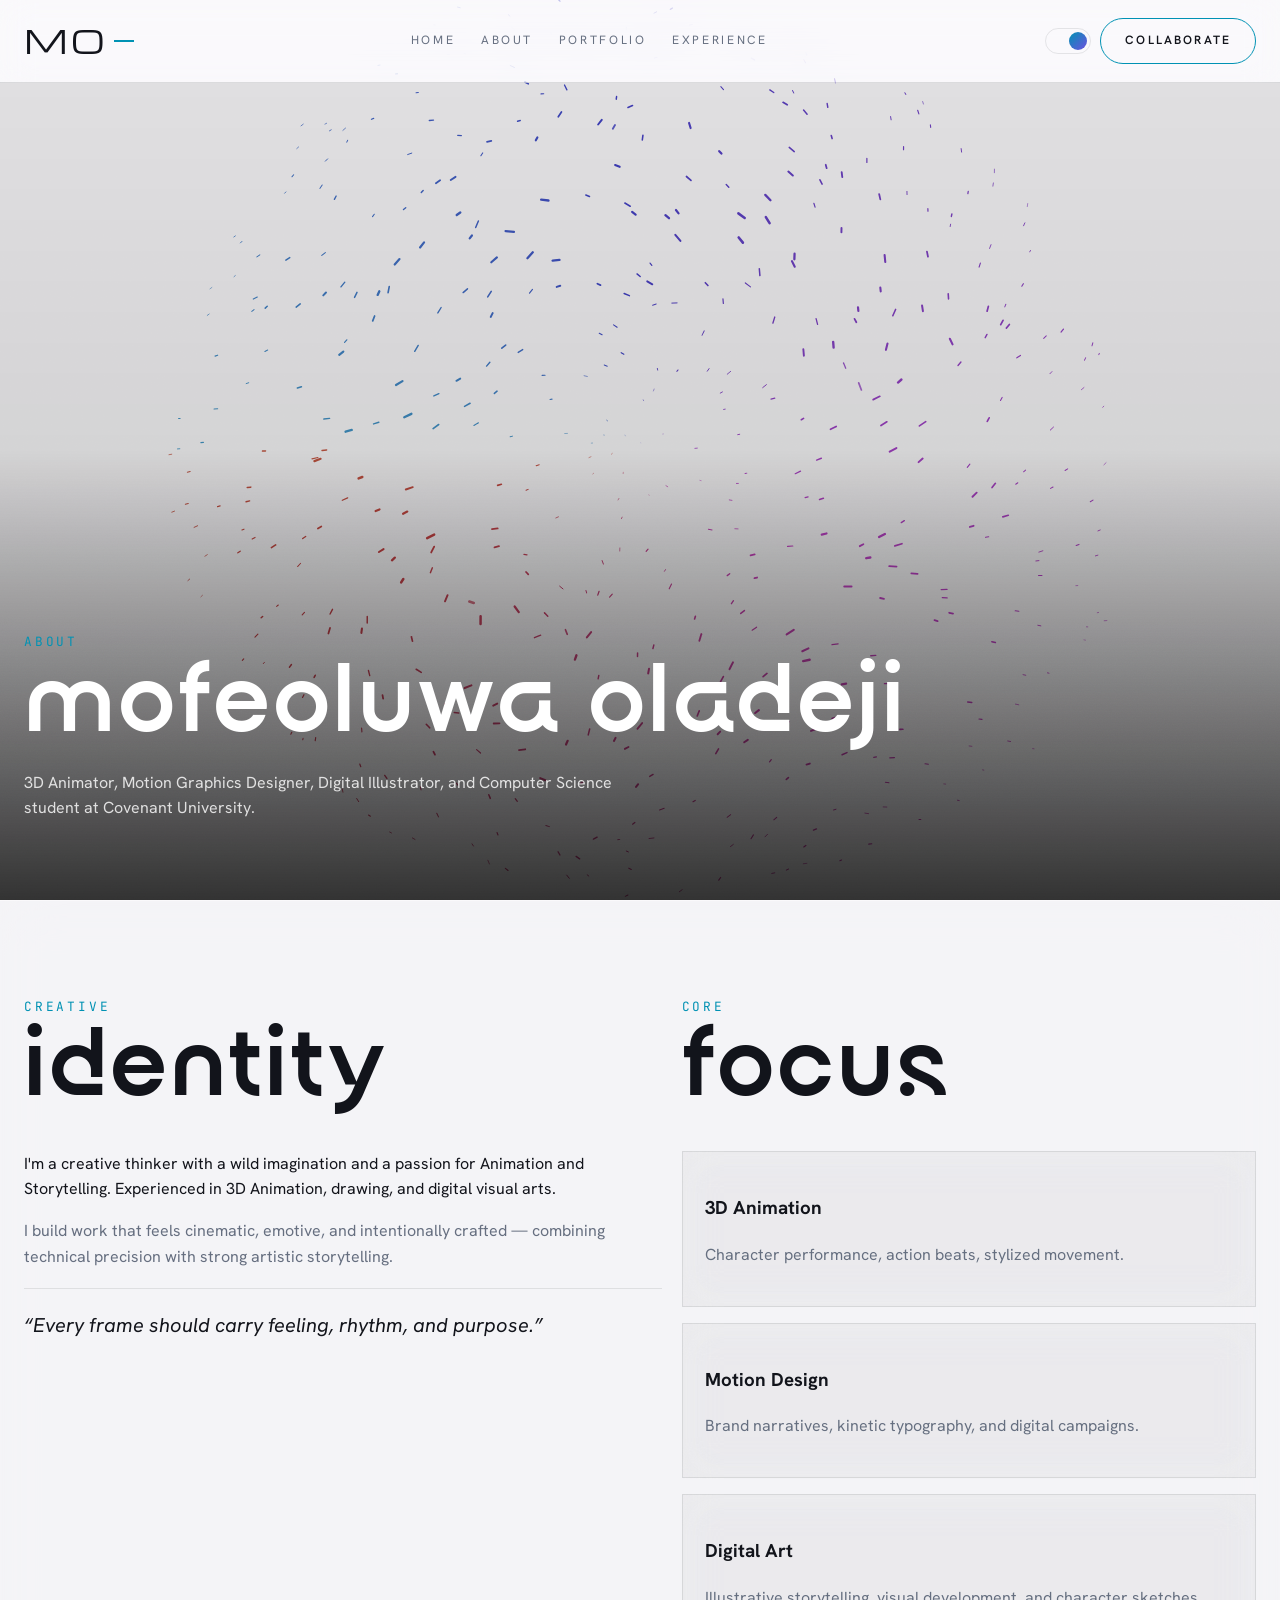
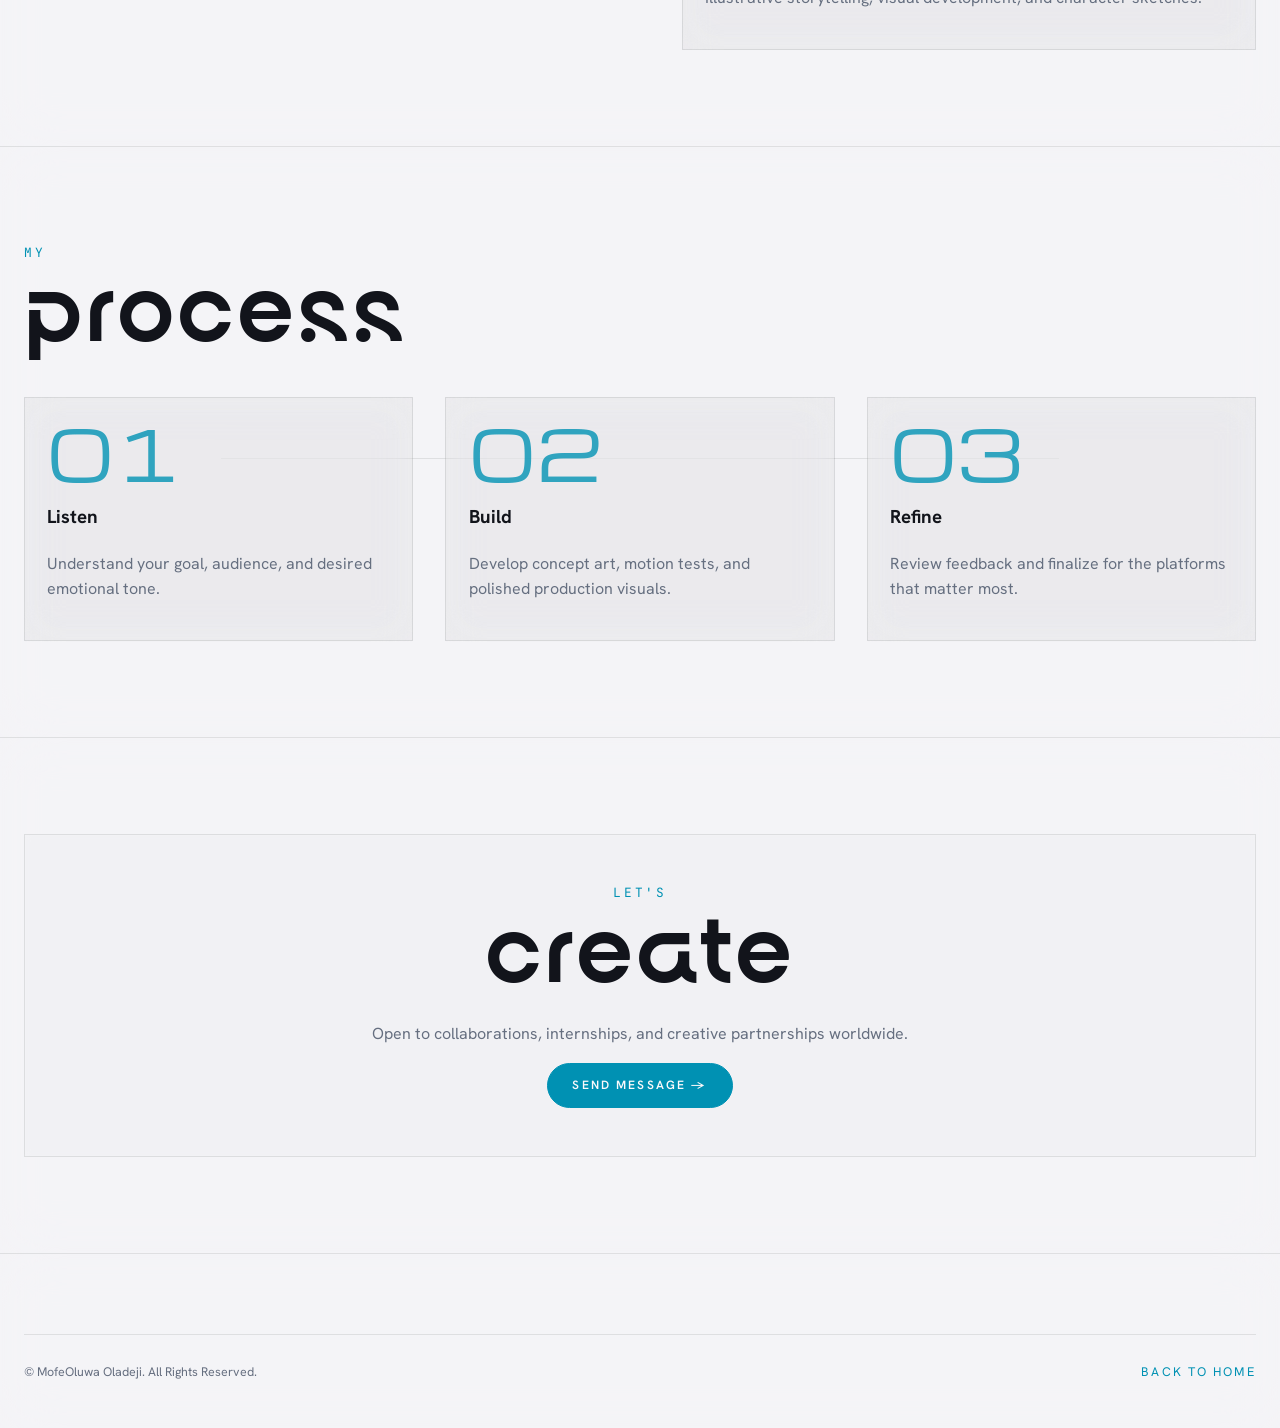
<file: about.html>
<!DOCTYPE html>
<html lang="en">
<head>
  <meta charset="UTF-8" />
  <meta name="viewport" content="width=device-width, initial-scale=1.0" />
  <meta name="description" content="About MofeOluwa Oladeji — creative profile and process." />
  <title>About | MofeOluwa Oladeji</title>
  <link rel="icon" type="image/svg+xml" href="favicon.svg" />
  <link rel="icon" type="image/x-icon" href="favicon.ico" />
  <link rel="icon" type="image/png" sizes="192x192" href="favicon-192.png" />
  <link rel="apple-touch-icon" sizes="180x180" href="favicon-180.png" />
  <link rel="preconnect" href="https://fonts.googleapis.com" />
  <link rel="preconnect" href="https://fonts.gstatic.com" crossorigin />
  <link href="https://fonts.googleapis.com/css2?family=Michroma&family=Hanken+Grotesk:wght@400;500;600;700;800&family=JetBrains+Mono:wght@400;500;700&display=swap" rel="stylesheet" />
  <!-- Surgena is the site's major-header display font (section titles etc.),
       self-hosted from /fonts and declared via @font-face in styles.css. -->
  <link rel="preload" href="./fonts/Surgena.ttf" as="font" type="font/ttf" crossorigin />
  <link rel="stylesheet" href="./styles.css" />
  <!-- Google Analytics (GA4) -->
  <script async src="https://www.googletagmanager.com/gtag/js?id=G-2D0HS9BVYL"></script>
  <script>
    window.dataLayer = window.dataLayer || [];
    function gtag(){dataLayer.push(arguments);}
    gtag('js', new Date());
    gtag('config', 'G-2D0HS9BVYL');

    // Delegated interaction tracking: catches clicks on every link/button,
    // including elements created dynamically after this script runs.
    document.addEventListener('click', function (event) {
      var target = event.target.closest('a, button, [role="button"]');
      if (!target) return;

      var href = target.tagName === 'A' ? (target.getAttribute('href') || '') : '';
      var text = (target.textContent || target.getAttribute('aria-label') || '')
        .trim().replace(/\s+/g, ' ').slice(0, 100);

      gtag('event', 'element_click', {
        element_tag: target.tagName.toLowerCase(),
        element_text: text,
        element_id: target.id || '',
        link_url: href,
        page_path: window.location.pathname
      });

      if (target.classList.contains('filter-btn')) {
        gtag('event', 'filter_select', { filter_value: target.dataset.filter || 'all' });
      }

      if (target.classList.contains('project-card-link')) {
        var qs = new URLSearchParams(href.split('?')[1] || '');
        gtag('event', 'project_open', {
          project_id: qs.get('id') || '',
          project_category: qs.get('category') || ''
        });
      }

      if (/instagram\.com|linkedin\.com|youtube\.com/.test(href)) {
        var platform = href.indexOf('instagram') > -1 ? 'instagram'
          : href.indexOf('linkedin') > -1 ? 'linkedin' : 'youtube';
        gtag('event', 'social_click', { platform: platform, link_url: href });
      }

      if (target.id === 'mobile-menu-toggle') {
        gtag('event', 'mobile_menu_toggle', {});
      }
    }, true);
  </script>
</head>
<body class="pinned-hero">
  <div class="custom-cursor" aria-hidden="true"></div>
  <div class="custom-cursor-dot" aria-hidden="true"></div>
  <div class="page-loader" id="pageLoader" aria-hidden="true"></div>
  <script>
    try {
      var storedTheme = localStorage.getItem('mo-theme') || 'light';
      var arrivingViaNav = sessionStorage.getItem('mo-nav') === '1';
      var loadTheme = arrivingViaNav ? (storedTheme === 'light' ? 'dark' : 'light') : storedTheme;
      document.documentElement.setAttribute('data-theme', loadTheme);
    } catch (e) {}
    try {
      if (sessionStorage.getItem('mo-nav') === '1') {
        document.getElementById('pageLoader').classList.add('is-active', 'is-instant');
        sessionStorage.removeItem('mo-nav');
      }
    } catch (e) {}
  </script>

  <header class="site-header">
    <div class="container nav-wrap">
      <a href="index.html#home" class="logo">MO</a>
      <nav class="nav-links">
        <a class="nav-link" href="index.html#home">Home</a>
        <a class="nav-link" href="index.html#about">About</a>
        <a class="nav-link" href="index.html#portfolio">Portfolio</a>
        <a class="nav-link" href="experience.html?id=tedx-gwarimpa">Experience</a>
      </nav>
      <div class="header-tools">
        <button id="theme-switch" class="theme-switch" role="switch" aria-checked="false" aria-label="Toggle light and dark mode">
          <span class="theme-switch-thumb"></span>
        </button>
        <a class="nav-cta" href="index.html#contact">Collaborate</a>
        <button id="mobile-menu-toggle" class="menu-toggle" aria-label="Toggle menu" aria-expanded="false">☰</button>
      </div>
    </div>
  </header>

  <div id="mobile-menu" class="mobile-menu">
    <a href="index.html#home">Home</a>
    <a href="index.html#about">About</a>
    <a href="index.html#portfolio">Portfolio</a>
    <a href="experience.html?id=tedx-gwarimpa">Experience</a>
    <a href="index.html#contact">Contact</a>
  </div>

  <main>
    <section class="about-hero">
      <video class="about-hero-video" src="img/about-hero.mp4" autoplay muted loop playsinline preload="auto"></video>
      <div class="about-hero-scrim" aria-hidden="true"></div>
      <div class="container about-hero-inner reveal" data-animate>
        <span class="section-label">About</span>
        <h1 class="section-title">MofeOluwa Oladeji</h1>
        <p class="section-kicker">3D Animator, Motion Graphics Designer, Digital Illustrator, and Computer Science student at Covenant University.</p>
      </div>
    </section>

    <section class="section">
      <div class="container detail-layout">
        <article class="reveal" data-animate>
          <div class="section-heading">
            <span class="section-label">Creative</span>
            <h2 class="section-title">Identity</h2>
          </div>
          <p>I'm a creative thinker with a wild imagination and a passion for Animation and Storytelling. Experienced in 3D Animation, drawing, and digital visual arts.</p>
          <p class="muted">I build work that feels cinematic, emotive, and intentionally crafted — combining technical precision with strong artistic storytelling.</p>
          <p class="about-quote">“Every frame should carry feeling, rhythm, and purpose.”</p>
        </article>
        <aside class="reveal" data-animate>
          <div class="section-heading">
            <span class="section-label">Core</span>
            <h2 class="section-title">Focus</h2>
          </div>
          <div class="cards-grid" style="grid-template-columns:1fr;">
            <article class="skill-card"><h3>3D Animation</h3><p class="muted">Character performance, action beats, stylized movement.</p></article>
            <article class="skill-card"><h3>Motion Design</h3><p class="muted">Brand narratives, kinetic typography, and digital campaigns.</p></article>
            <article class="skill-card"><h3>Digital Art</h3><p class="muted">Illustrative storytelling, visual development, and character sketches.</p></article>
          </div>
        </aside>
      </div>
    </section>

    <section class="section section-alt">
      <div class="container">
        <div class="section-heading reveal" data-animate>
          <span class="section-label">My</span>
          <h2 class="section-title">Process</h2>
        </div>
        <div class="process-grid">
          <article class="process-item reveal" data-animate><div class="process-no">01</div><h3>Listen</h3><p class="muted">Understand your goal, audience, and desired emotional tone.</p></article>
          <article class="process-item reveal" data-animate data-delay="80"><div class="process-no">02</div><h3>Build</h3><p class="muted">Develop concept art, motion tests, and polished production visuals.</p></article>
          <article class="process-item reveal" data-animate data-delay="160"><div class="process-no">03</div><h3>Refine</h3><p class="muted">Review feedback and finalize for the platforms that matter most.</p></article>
        </div>
      </div>
    </section>

    <section class="section" id="contact">
      <div class="container cta-block reveal" data-animate>
        <span class="section-label">Let's</span>
        <h2 class="section-title">Create</h2>
        <p class="section-kicker" style="margin-inline:auto;">Open to collaborations, internships, and creative partnerships worldwide.</p>
        <a class="btn btn-primary" href="mailto:mofejeriiseoluwa@gmail.com">Send Message →</a>
      </div>
    </section>
  </main>

  <footer class="footer">
    <div class="container footer-bottom">
      <p>© <span id="year"></span> MofeOluwa Oladeji. All Rights Reserved.</p>
      <p><a href="index.html" class="inline-link">Back to Home</a></p>
    </div>
  </footer>

  <script src="./chrome.js"></script>
  <script src="./script.js"></script>
</body>
</html>
</file>
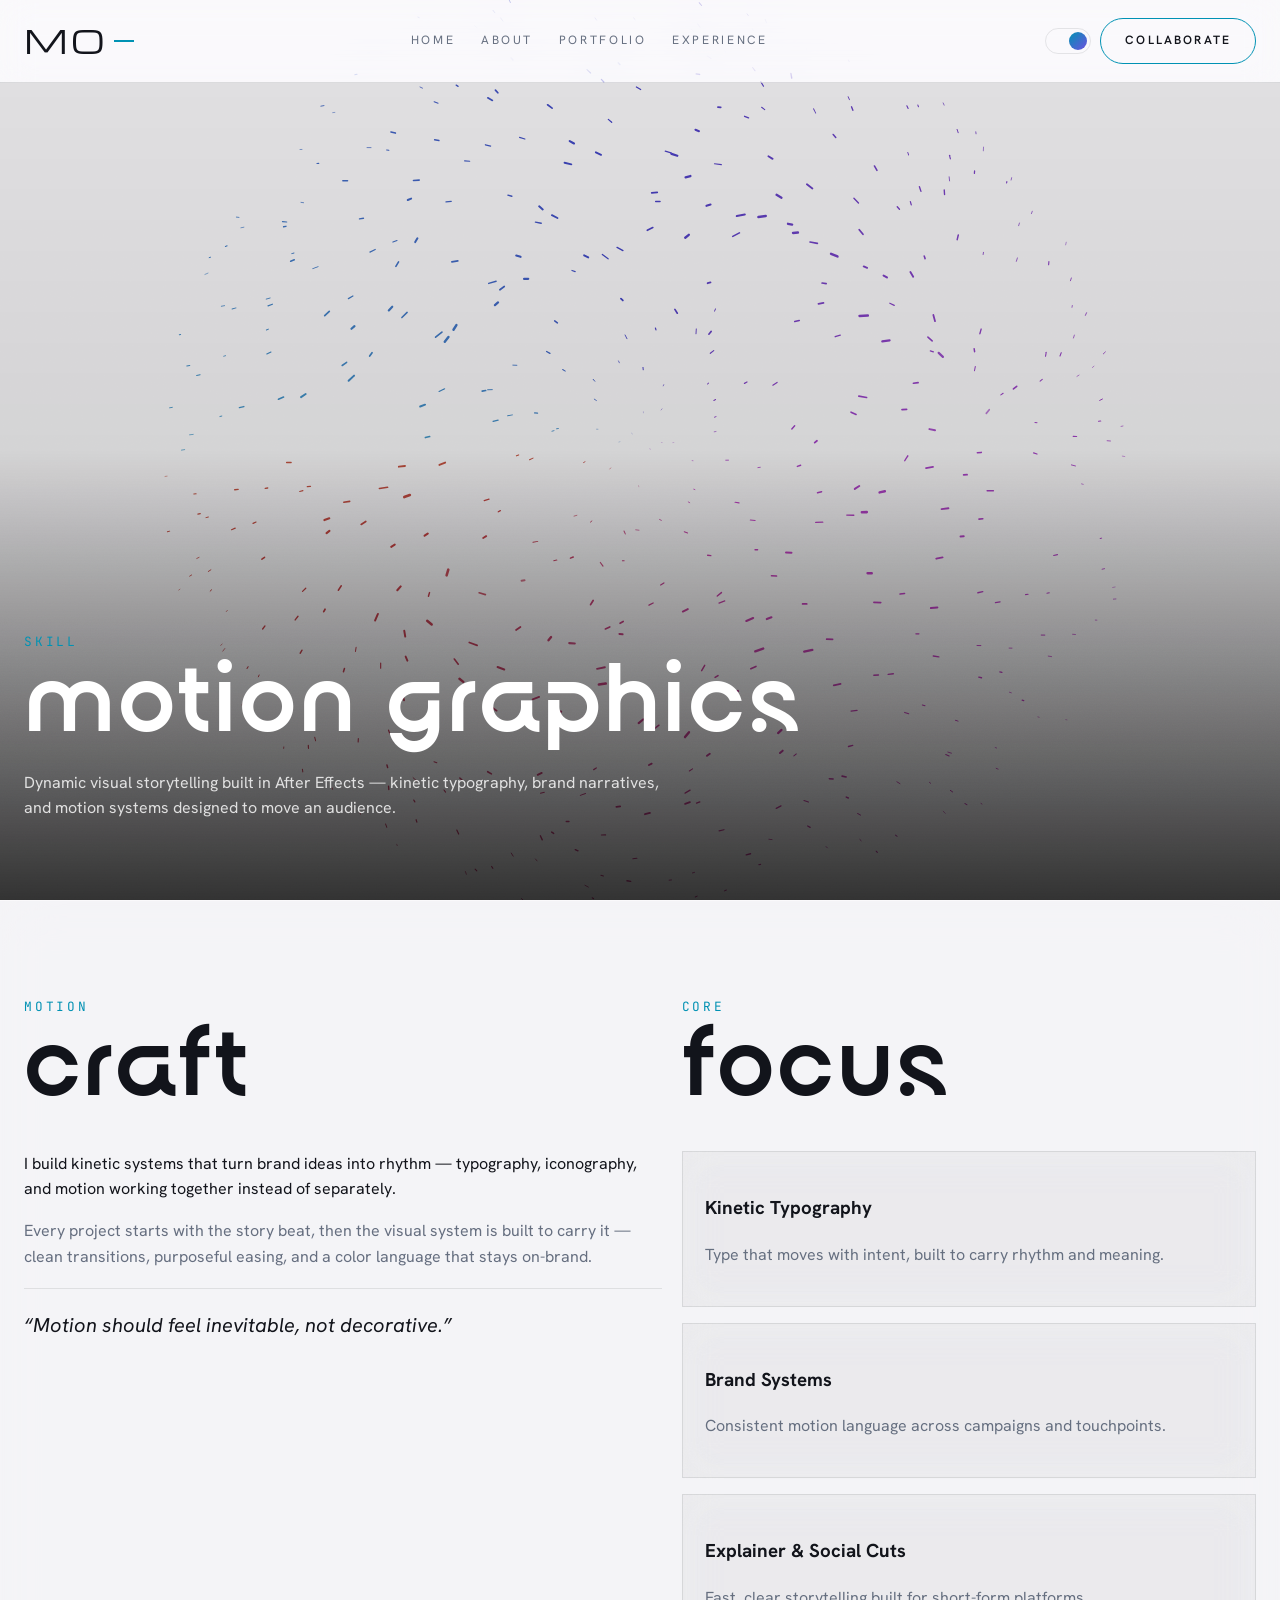
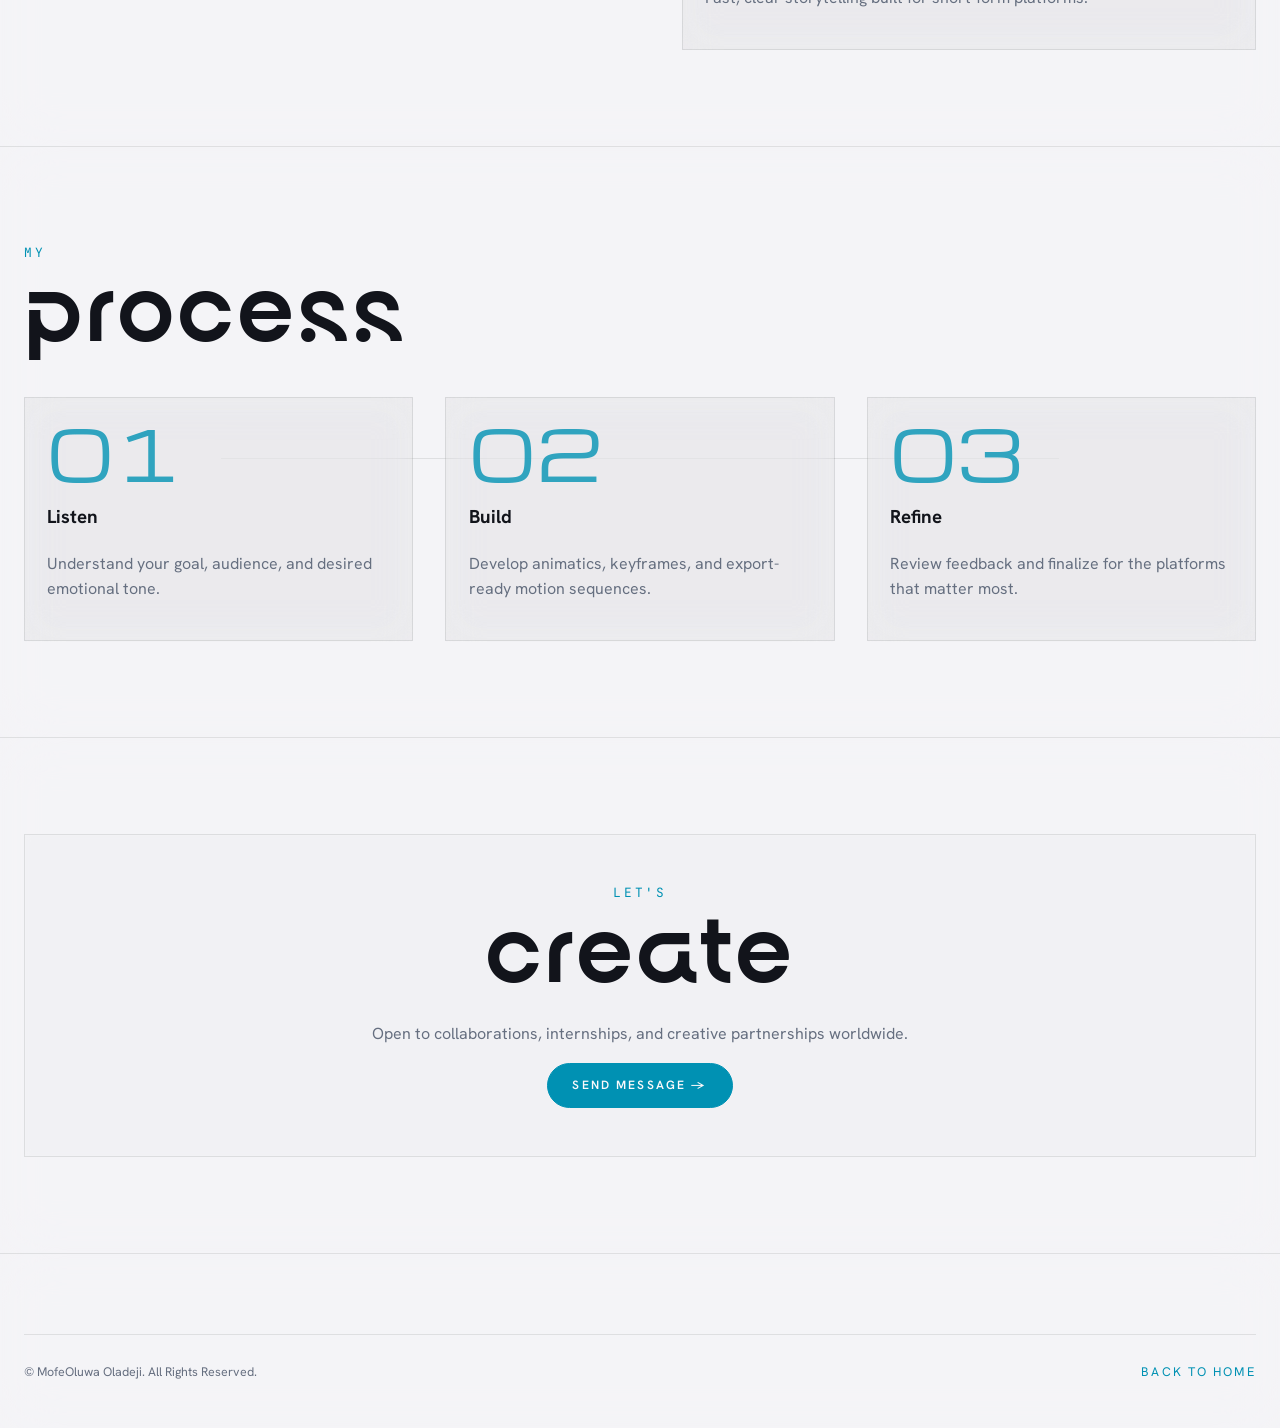
<file: motion-graphics.html>
<!DOCTYPE html>
<html lang="en">
<head>
  <meta charset="UTF-8" />
  <meta name="viewport" content="width=device-width, initial-scale=1.0" />
  <meta name="description" content="Motion Graphics — kinetic typography, brand narratives, and motion systems by MofeOluwa Oladeji." />
  <title>Motion Graphics | MofeOluwa Oladeji</title>
  <link rel="icon" type="image/svg+xml" href="favicon.svg" />
  <link rel="icon" type="image/x-icon" href="favicon.ico" />
  <link rel="icon" type="image/png" sizes="192x192" href="favicon-192.png" />
  <link rel="apple-touch-icon" sizes="180x180" href="favicon-180.png" />
  <link rel="preconnect" href="https://fonts.googleapis.com" />
  <link rel="preconnect" href="https://fonts.gstatic.com" crossorigin />
  <link href="https://fonts.googleapis.com/css2?family=Michroma&family=Hanken+Grotesk:wght@400;500;600;700;800&family=JetBrains+Mono:wght@400;500;700&display=swap" rel="stylesheet" />
  <!-- Surgena is the site's major-header display font (section titles etc.),
       self-hosted from /fonts and declared via @font-face in styles.css. -->
  <link rel="preload" href="./fonts/Surgena.ttf" as="font" type="font/ttf" crossorigin />
  <link rel="stylesheet" href="./styles.css" />
  <!-- Google Analytics (GA4) -->
  <script async src="https://www.googletagmanager.com/gtag/js?id=G-2D0HS9BVYL"></script>
  <script>
    window.dataLayer = window.dataLayer || [];
    function gtag(){dataLayer.push(arguments);}
    gtag('js', new Date());
    gtag('config', 'G-2D0HS9BVYL');

    // Delegated interaction tracking: catches clicks on every link/button,
    // including elements created dynamically after this script runs.
    document.addEventListener('click', function (event) {
      var target = event.target.closest('a, button, [role="button"]');
      if (!target) return;

      var href = target.tagName === 'A' ? (target.getAttribute('href') || '') : '';
      var text = (target.textContent || target.getAttribute('aria-label') || '')
        .trim().replace(/\s+/g, ' ').slice(0, 100);

      gtag('event', 'element_click', {
        element_tag: target.tagName.toLowerCase(),
        element_text: text,
        element_id: target.id || '',
        link_url: href,
        page_path: window.location.pathname
      });

      if (target.classList.contains('filter-btn')) {
        gtag('event', 'filter_select', { filter_value: target.dataset.filter || 'all' });
      }

      if (target.classList.contains('project-card-link')) {
        var qs = new URLSearchParams(href.split('?')[1] || '');
        gtag('event', 'project_open', {
          project_id: qs.get('id') || '',
          project_category: qs.get('category') || ''
        });
      }

      if (/instagram\.com|linkedin\.com|youtube\.com/.test(href)) {
        var platform = href.indexOf('instagram') > -1 ? 'instagram'
          : href.indexOf('linkedin') > -1 ? 'linkedin' : 'youtube';
        gtag('event', 'social_click', { platform: platform, link_url: href });
      }

      if (target.id === 'mobile-menu-toggle') {
        gtag('event', 'mobile_menu_toggle', {});
      }
    }, true);
  </script>
</head>
<body class="pinned-hero">
  <div class="custom-cursor" aria-hidden="true"></div>
  <div class="custom-cursor-dot" aria-hidden="true"></div>
  <div class="page-loader" id="pageLoader" aria-hidden="true"></div>
  <script>
    try {
      var storedTheme = localStorage.getItem('mo-theme') || 'light';
      var arrivingViaNav = sessionStorage.getItem('mo-nav') === '1';
      var loadTheme = arrivingViaNav ? (storedTheme === 'light' ? 'dark' : 'light') : storedTheme;
      document.documentElement.setAttribute('data-theme', loadTheme);
    } catch (e) {}
    try {
      if (sessionStorage.getItem('mo-nav') === '1') {
        document.getElementById('pageLoader').classList.add('is-active', 'is-instant');
        sessionStorage.removeItem('mo-nav');
      }
    } catch (e) {}
  </script>

  <header class="site-header">
    <div class="container nav-wrap">
      <a href="index.html#home" class="logo">MO</a>
      <nav class="nav-links">
        <a class="nav-link" href="index.html#home">Home</a>
        <a class="nav-link" href="index.html#about">About</a>
        <a class="nav-link" href="index.html#portfolio">Portfolio</a>
        <a class="nav-link" href="experience.html?id=tedx-gwarimpa">Experience</a>
      </nav>
      <div class="header-tools">
        <button id="theme-switch" class="theme-switch" role="switch" aria-checked="false" aria-label="Toggle light and dark mode">
          <span class="theme-switch-thumb"></span>
        </button>
        <a class="nav-cta" href="index.html#contact">Collaborate</a>
        <button id="mobile-menu-toggle" class="menu-toggle" aria-label="Toggle menu" aria-expanded="false">☰</button>
      </div>
    </div>
  </header>

  <div id="mobile-menu" class="mobile-menu">
    <a href="index.html#home">Home</a>
    <a href="index.html#about">About</a>
    <a href="index.html#portfolio">Portfolio</a>
    <a href="experience.html?id=tedx-gwarimpa">Experience</a>
    <a href="index.html#contact">Contact</a>
  </div>

  <main>
    <section class="about-hero">
      <video class="about-hero-video" src="img/motion-graphics-hero.mp4" autoplay muted loop playsinline preload="auto"></video>
      <div class="about-hero-scrim" aria-hidden="true"></div>
      <div class="container about-hero-inner reveal" data-animate>
        <span class="section-label">Skill</span>
        <h1 class="section-title">Motion Graphics</h1>
        <p class="section-kicker">Dynamic visual storytelling built in After Effects — kinetic typography, brand narratives, and motion systems designed to move an audience.</p>
      </div>
    </section>

    <section class="section">
      <div class="container detail-layout">
        <article class="reveal" data-animate>
          <div class="section-heading">
            <span class="section-label">Motion</span>
            <h2 class="section-title">Craft</h2>
          </div>
          <p>I build kinetic systems that turn brand ideas into rhythm — typography, iconography, and motion working together instead of separately.</p>
          <p class="muted">Every project starts with the story beat, then the visual system is built to carry it — clean transitions, purposeful easing, and a color language that stays on-brand.</p>
          <p class="about-quote">“Motion should feel inevitable, not decorative.”</p>
        </article>
        <aside class="reveal" data-animate>
          <div class="section-heading">
            <span class="section-label">Core</span>
            <h2 class="section-title">Focus</h2>
          </div>
          <div class="cards-grid" style="grid-template-columns:1fr;">
            <article class="skill-card"><h3>Kinetic Typography</h3><p class="muted">Type that moves with intent, built to carry rhythm and meaning.</p></article>
            <article class="skill-card"><h3>Brand Systems</h3><p class="muted">Consistent motion language across campaigns and touchpoints.</p></article>
            <article class="skill-card"><h3>Explainer & Social Cuts</h3><p class="muted">Fast, clear storytelling built for short-form platforms.</p></article>
          </div>
        </aside>
      </div>
    </section>

    <section class="section section-alt">
      <div class="container">
        <div class="section-heading reveal" data-animate>
          <span class="section-label">My</span>
          <h2 class="section-title">Process</h2>
        </div>
        <div class="process-grid">
          <article class="process-item reveal" data-animate><div class="process-no">01</div><h3>Listen</h3><p class="muted">Understand your goal, audience, and desired emotional tone.</p></article>
          <article class="process-item reveal" data-animate data-delay="80"><div class="process-no">02</div><h3>Build</h3><p class="muted">Develop animatics, keyframes, and export-ready motion sequences.</p></article>
          <article class="process-item reveal" data-animate data-delay="160"><div class="process-no">03</div><h3>Refine</h3><p class="muted">Review feedback and finalize for the platforms that matter most.</p></article>
        </div>
      </div>
    </section>

    <section class="section" id="contact">
      <div class="container cta-block reveal" data-animate>
        <span class="section-label">Let's</span>
        <h2 class="section-title">Create</h2>
        <p class="section-kicker" style="margin-inline:auto;">Open to collaborations, internships, and creative partnerships worldwide.</p>
        <a class="btn btn-primary" href="mailto:mofejeriiseoluwa@gmail.com">Send Message →</a>
      </div>
    </section>
  </main>

  <footer class="footer">
    <div class="container footer-bottom">
      <p>© <span id="year"></span> MofeOluwa Oladeji. All Rights Reserved.</p>
      <p><a href="index.html" class="inline-link">Back to Home</a></p>
    </div>
  </footer>

  <script src="./chrome.js"></script>
  <script src="./script.js"></script>
</body>
</html>
</file>
<file: styles.css>
:root {
  /* Light is the site's default appearance regardless of OS preference -
     dark is opt-in only, applied below via [data-theme='dark']. */
  color-scheme: light;
  --bg: #faf9fb;
  --bg-alt: rgba(241, 240, 244, 0.62);
  --surface: rgba(10, 12, 20, 0.03);
  --border: rgba(10, 12, 20, 0.09);
  --text-primary: #12141b;
  --text-muted: #666f80;
  --accent: #0091b3;
  --accent-glow: rgba(0, 145, 179, 0.14);
  --signal: #6c4fe0;
  --danger: #d1435c;
  --header-bg: rgba(250, 249, 251, 0.35);
  --overlay-bg: rgba(250, 249, 251, 0.97);
  --white: #12141b;
  --nav-height: 82px;
  --nav-height-mobile: 72px;
}

:root[data-theme='dark'] {
  color-scheme: dark;
  --bg: #070707;
  --bg-alt: rgba(16, 16, 16, 0.62);
  --surface: rgba(255, 255, 255, 0.035);
  --border: rgba(255, 255, 255, 0.09);
  --text-primary: #f2f2f3;
  --text-muted: #8c8f95;
  --accent: #4fd8ff;
  --accent-glow: rgba(79, 216, 255, 0.18);
  --signal: #8b6bff;
  --danger: #ff8f8f;
  --header-bg: rgba(5, 5, 5, 0.35);
  --overlay-bg: rgba(5, 5, 5, 0.97);
  --white: #ffffff;
}

:root[data-theme='light'] {
  color-scheme: light;
  --bg: #faf9fb;
  --bg-alt: rgba(241, 240, 244, 0.62);
  --surface: rgba(10, 12, 20, 0.03);
  --border: rgba(10, 12, 20, 0.09);
  --text-primary: #12141b;
  --text-muted: #666f80;
  --accent: #0091b3;
  --accent-glow: rgba(0, 145, 179, 0.14);
  --signal: #6c4fe0;
  --danger: #d1435c;
  --header-bg: rgba(250, 249, 251, 0.35);
  --overlay-bg: rgba(250, 249, 251, 0.97);
  --white: #12141b;
}

body {
  transition: background 0.5s ease, color 0.5s ease;
}

* {
  box-sizing: border-box;
}

html {
  scroll-behavior: smooth;
}

body {
  margin: 0;
  font-family: 'Hanken Grotesk', sans-serif;
  background: var(--bg);
  color: var(--text-primary);
  line-height: 1.6;
  overflow-x: hidden;
}

img,
video {
  max-width: 100%;
  display: block;
}

a {
  color: inherit;
  text-decoration: none;
}

.container {
  width: min(1280px, calc(100% - 3rem));
  margin-inline: auto;
}

.section {
  padding: 6rem 0;
  position: relative;
}

.section-alt {
  background: var(--bg-alt);
  backdrop-filter: blur(3px);
  -webkit-backdrop-filter: blur(3px);
  border-top: 1px solid var(--border);
  border-bottom: 1px solid var(--border);
}

.section-heading {
  margin-bottom: 2rem;
}

.section-label {
  display: block;
  font-family: 'JetBrains Mono', monospace;
  font-size: 0.8rem;
  color: var(--accent);
  letter-spacing: 0.22em;
  text-transform: uppercase;
}

.section-title {
  margin: 0.25rem 0 0;
  font-family: 'Surgena', sans-serif;
  font-size: clamp(2.8rem, 8vw, 6.4rem);
  letter-spacing: 0.03em;
  line-height: 0.95;
  text-transform: lowercase;
}

.section-kicker {
  max-width: 640px;
  color: var(--text-muted);
  margin-top: 1rem;
}

.reveal {
  opacity: 0;
  transform: translateY(30px);
  transition: opacity 0.8s ease, transform 0.8s ease;
}

.reveal.is-visible {
  opacity: 1;
  transform: translateY(0);
}

.site-header {
  position: sticky;
  top: 0;
  z-index: 30;
  background: var(--header-bg);
  backdrop-filter: blur(16px) saturate(140%);
  -webkit-backdrop-filter: blur(16px) saturate(140%);
  border-bottom: 1px solid var(--border);
  transition: background 0.5s ease, border-color 0.5s ease;
}

.nav-wrap {
  min-height: var(--nav-height);
  display: flex;
  align-items: center;
  justify-content: space-between;
  gap: 1rem;
}

.logo {
  font-family: 'Michroma', sans-serif;
  font-size: 2rem;
  letter-spacing: 0.08em;
  position: relative;
  display: inline-flex;
  align-items: center;
}

.logo::after {
  content: '';
  width: 1.25rem;
  height: 0.16rem;
  background: var(--accent);
  margin-left: 0.4rem;
}

.nav-links {
  display: flex;
  gap: clamp(1rem, 2vw, 2rem);
}

.nav-link {
  position: relative;
  font-size: 0.75rem;
  letter-spacing: 0.22em;
  text-transform: uppercase;
  color: var(--text-muted);
  transition: color 0.3s ease;
}

.nav-link::after {
  content: '';
  position: absolute;
  left: 0;
  bottom: -0.45rem;
  width: 100%;
  height: 1px;
  background: var(--accent);
  transform: scaleX(0);
  transform-origin: left;
  transition: transform 0.3s ease;
}

.nav-link:hover,
.nav-link.active {
  color: var(--accent);
}

.nav-link:hover::after,
.nav-link.active::after {
  transform: scaleX(1);
}

.nav-cta,
.btn {
  display: inline-flex;
  align-items: center;
  justify-content: center;
  gap: 0.5rem;
  border-radius: 999px;
  border: 1px solid var(--accent);
  padding: 0.75rem 1.5rem;
  font-size: 0.75rem;
  letter-spacing: 0.18em;
  text-transform: uppercase;
  font-weight: 600;
  transition: all 0.3s ease;
}

.nav-cta:hover,
.btn-primary {
  background: var(--accent);
  color: var(--bg);
}

.btn-primary:hover {
  box-shadow: 0 0 0 1px var(--accent), 0 12px 28px var(--accent-glow);
}

.btn-outline {
  border-color: var(--border);
  color: var(--white);
}

.btn-outline:hover {
  border-color: var(--accent);
  color: var(--accent);
}

.menu-toggle {
  display: none;
  width: 44px;
  height: 44px;
  border-radius: 999px;
  border: 1px solid var(--border);
  color: var(--white);
  background: transparent;
}

.mobile-menu {
  position: fixed;
  inset: 0;
  z-index: 40;
  background: var(--overlay-bg);
  backdrop-filter: blur(20px);
  -webkit-backdrop-filter: blur(20px);
  display: flex;
  flex-direction: column;
  align-items: center;
  justify-content: center;
  gap: 1.5rem;
  transform: translateY(-100%);
  transition: transform 0.45s ease, background 0.5s ease;
}

.mobile-menu.open {
  transform: translateY(0);
}

.mobile-menu a {
  font-family: 'Michroma', sans-serif;
  font-size: 2rem;
  letter-spacing: 0.08em;
  text-transform: uppercase;
}

.hero {
  min-height: calc(100vh - var(--nav-height));
  position: relative;
  display: flex;
  align-items: center;
  overflow: hidden;
}

.hero-bg {
  position: absolute;
  inset: 0;
  background: none;
}

/* Plain left-aligned block again - .container (already on this element)
   handles the outer 1280px page-width centering the same way every other
   section uses, and the text column itself just sits at that box's left
   edge rather than trying to center a variable-width box on its own. */
.hero-inner {
  position: relative;
  z-index: 2;
  padding: 4rem 0;
}

.hero-line {
  font-family: 'Surgena', sans-serif;
  font-size: clamp(3rem, 9vw, 8rem);
  line-height: 0.92;
  text-transform: capitalize;
  margin: 0;
}

.hero-line span {
  display: block;
}

/* Eleven licensed display fonts for the hero "Art" style-morph, self-
   hosted from /fonts (not Google-served) - each is a single static weight,
   loaded once and reused across all three case variants of the same face. */
@font-face { font-family: 'Utopia'; src: url('./fonts/Utopia.ttf') format('truetype'); font-display: swap; }
@font-face { font-family: 'Achilo'; src: url('./fonts/Achilo.otf') format('opentype'); font-display: swap; }
@font-face { font-family: 'Caelvin'; src: url('./fonts/Caelvin.ttf') format('truetype'); font-display: swap; }
@font-face { font-family: 'RoseAngel'; src: url('./fonts/RoseAngel.otf') format('opentype'); font-display: swap; }
@font-face { font-family: 'Urema'; src: url('./fonts/Urema.ttf') format('truetype'); font-display: swap; }
@font-face { font-family: 'Mantela'; src: url('./fonts/Mantela.ttf') format('truetype'); font-display: swap; }
@font-face { font-family: 'Magode'; src: url('./fonts/Magode.ttf') format('truetype'); font-display: swap; }
@font-face { font-family: 'Awaline'; src: url('./fonts/Awaline.ttf') format('truetype'); font-display: swap; }
@font-face { font-family: 'Megha'; src: url('./fonts/Megha.otf') format('opentype'); font-display: swap; }
@font-face { font-family: 'Surgena'; src: url('./fonts/Surgena.ttf') format('truetype'); font-display: swap; }
@font-face { font-family: 'BlackSansa'; src: url('./fonts/BlackSansa.otf') format('opentype'); font-display: swap; }

/* "Art" in the markup stays literally "Art" - each of the 39 morph steps
   below supplies its own text-transform (uppercase/capitalize/lowercase)
   to get ART/Art/art, so this no longer forces a fixed casing itself.
   Sized to its own content horizontally (not a fixed width) so the
   bounce-dot sitting right after it stays as close as the text allows.
   Height is fixed, though: the fonts have wildly different internal
   line-height metrics, and as an inline-block this element's own box
   height feeds directly into the surrounding line box - left alone, that
   made the whole line (and everything below it: the dash rule, the
   paragraph, the button) nudge up and down as the font cycled. inline-
   flex with align-items:flex-end pins the text to the bottom of that
   fixed box rather than letting each font's own line-height center it
   differently, which is what was knocking "Art" out of alignment with
   "Into" and the bounce-dot after the height got locked - bottom-aligned
   sits close to the shared text baseline for essentially any Latin font.
   Color is the ordinary body-text color, same as every other word in the
   headline - only the typeface and casing change. */
.hero-line .brush-word {
  position: relative;
  display: inline-flex;
  align-items: flex-end;
  height: 1em;
  overflow: hidden;
  color: var(--text-primary);
  animation: art-style-morph 33s infinite;
}

/* The full stop after "Art", but alive: a small ball that bounces in place
   forever, sized and grounded to the text baseline like a real period would
   be. Squash-and-stretch plus eased (slow-out leaving the ground, slow-in
   arriving at the peak) timing per keyframe segment are what read as an
   actual bounce rather than a mechanical up-down slide - em-sized amplitude
   keeps its peak well under the cap-height of the surrounding letters.
   Color is neutral (matches body text) like every other punctuation mark
   on the page - only "Art" itself carries the style-morph. */
.hero-line .bounce-dot {
  display: inline-block;
  width: 0.12em;
  height: 0.12em;
  margin-left: 0.06em;
  border-radius: 50%;
  vertical-align: baseline;
  transform-origin: center bottom;
  background-color: var(--text-primary);
  animation: ball-bounce 1s infinite;
}

@keyframes ball-bounce {
  0% {
    transform: translateY(0) scaleX(1.32) scaleY(0.64);
    animation-timing-function: cubic-bezier(0.16, 1, 0.3, 1);
  }
  8% {
    transform: translateY(-0.08em) scaleX(0.88) scaleY(1.16);
    animation-timing-function: cubic-bezier(0.16, 1, 0.3, 1);
  }
  50% {
    transform: translateY(-0.58em) scaleX(1.04) scaleY(0.96);
    animation-timing-function: cubic-bezier(0.55, 0, 1, 0.45);
  }
  92% {
    transform: translateY(-0.08em) scaleX(0.88) scaleY(1.16);
    animation-timing-function: cubic-bezier(0.34, 1.56, 0.64, 1);
  }
  100% {
    transform: translateY(0) scaleX(1.32) scaleY(0.64);
  }
}

/* Eleven licensed display faces, each shown as ART / Art / art in turn -
   33 total steps, one per bounce, cycling over a 33s loop matched exactly
   to the ball's 1s period so a new face (or new casing of the current
   face) is live the instant each landing happens. Font-family and
   text-transform can't be interpolated, so the "ease into it" comes from
   opacity: it dips right at the swap and eases back up after, reusing the
   ball's own two curves (ease-out for the recovery, matching its launch
   off the ground; ease-in for the approach into the next dip, matching
   its fall) so the morph reads as timed by the same physical rhythm as
   the bounce itself, not a separate effect bolted on. */
@keyframes art-style-morph {
  0%  { opacity: 0.15; font-family: 'BlackSansa', sans-serif; text-transform: uppercase; animation-timing-function: cubic-bezier(0.16, 1, 0.3, 1); }
  0.606%  { opacity: 1; font-family: 'BlackSansa', sans-serif; text-transform: uppercase; }
  2.424%  { opacity: 1; font-family: 'BlackSansa', sans-serif; text-transform: uppercase; animation-timing-function: cubic-bezier(0.55, 0, 1, 0.45); }
  3.03%  { opacity: 0.15; font-family: 'Megha', sans-serif; text-transform: uppercase; animation-timing-function: cubic-bezier(0.16, 1, 0.3, 1); }
  3.636%  { opacity: 1; font-family: 'Megha', sans-serif; text-transform: uppercase; }
  5.455%  { opacity: 1; font-family: 'Megha', sans-serif; text-transform: uppercase; animation-timing-function: cubic-bezier(0.55, 0, 1, 0.45); }
  6.061%  { opacity: 0.15; font-family: 'Caelvin', sans-serif; text-transform: uppercase; animation-timing-function: cubic-bezier(0.16, 1, 0.3, 1); }
  6.667%  { opacity: 1; font-family: 'Caelvin', sans-serif; text-transform: uppercase; }
  8.485%  { opacity: 1; font-family: 'Caelvin', sans-serif; text-transform: uppercase; animation-timing-function: cubic-bezier(0.55, 0, 1, 0.45); }
  9.091%  { opacity: 0.15; font-family: 'Utopia', sans-serif; text-transform: uppercase; animation-timing-function: cubic-bezier(0.16, 1, 0.3, 1); }
  9.697%  { opacity: 1; font-family: 'Utopia', sans-serif; text-transform: uppercase; }
  11.515%  { opacity: 1; font-family: 'Utopia', sans-serif; text-transform: uppercase; animation-timing-function: cubic-bezier(0.55, 0, 1, 0.45); }
  12.121%  { opacity: 0.15; font-family: 'Magode', sans-serif; text-transform: lowercase; animation-timing-function: cubic-bezier(0.16, 1, 0.3, 1); }
  12.727%  { opacity: 1; font-family: 'Magode', sans-serif; text-transform: lowercase; }
  14.545%  { opacity: 1; font-family: 'Magode', sans-serif; text-transform: lowercase; animation-timing-function: cubic-bezier(0.55, 0, 1, 0.45); }
  15.152%  { opacity: 0.15; font-family: 'BlackSansa', sans-serif; text-transform: lowercase; animation-timing-function: cubic-bezier(0.16, 1, 0.3, 1); }
  15.758%  { opacity: 1; font-family: 'BlackSansa', sans-serif; text-transform: lowercase; }
  17.576%  { opacity: 1; font-family: 'BlackSansa', sans-serif; text-transform: lowercase; animation-timing-function: cubic-bezier(0.55, 0, 1, 0.45); }
  18.182%  { opacity: 0.15; font-family: 'Megha', sans-serif; text-transform: lowercase; animation-timing-function: cubic-bezier(0.16, 1, 0.3, 1); }
  18.788%  { opacity: 1; font-family: 'Megha', sans-serif; text-transform: lowercase; }
  20.606%  { opacity: 1; font-family: 'Megha', sans-serif; text-transform: lowercase; animation-timing-function: cubic-bezier(0.55, 0, 1, 0.45); }
  21.212%  { opacity: 0.15; font-family: 'Magode', sans-serif; text-transform: capitalize; animation-timing-function: cubic-bezier(0.16, 1, 0.3, 1); }
  21.818%  { opacity: 1; font-family: 'Magode', sans-serif; text-transform: capitalize; }
  23.636%  { opacity: 1; font-family: 'Magode', sans-serif; text-transform: capitalize; animation-timing-function: cubic-bezier(0.55, 0, 1, 0.45); }
  24.242%  { opacity: 0.15; font-family: 'BlackSansa', sans-serif; text-transform: capitalize; animation-timing-function: cubic-bezier(0.16, 1, 0.3, 1); }
  24.848%  { opacity: 1; font-family: 'BlackSansa', sans-serif; text-transform: capitalize; }
  26.667%  { opacity: 1; font-family: 'BlackSansa', sans-serif; text-transform: capitalize; animation-timing-function: cubic-bezier(0.55, 0, 1, 0.45); }
  27.273%  { opacity: 0.15; font-family: 'Urema', sans-serif; text-transform: capitalize; animation-timing-function: cubic-bezier(0.16, 1, 0.3, 1); }
  27.879%  { opacity: 1; font-family: 'Urema', sans-serif; text-transform: capitalize; }
  29.697%  { opacity: 1; font-family: 'Urema', sans-serif; text-transform: capitalize; animation-timing-function: cubic-bezier(0.55, 0, 1, 0.45); }
  30.303%  { opacity: 0.15; font-family: 'Achilo', sans-serif; text-transform: lowercase; animation-timing-function: cubic-bezier(0.16, 1, 0.3, 1); }
  30.909%  { opacity: 1; font-family: 'Achilo', sans-serif; text-transform: lowercase; }
  32.727%  { opacity: 1; font-family: 'Achilo', sans-serif; text-transform: lowercase; animation-timing-function: cubic-bezier(0.55, 0, 1, 0.45); }
  33.333%  { opacity: 0.15; font-family: 'Utopia', sans-serif; text-transform: capitalize; animation-timing-function: cubic-bezier(0.16, 1, 0.3, 1); }
  33.939%  { opacity: 1; font-family: 'Utopia', sans-serif; text-transform: capitalize; }
  35.758%  { opacity: 1; font-family: 'Utopia', sans-serif; text-transform: capitalize; animation-timing-function: cubic-bezier(0.55, 0, 1, 0.45); }
  36.364%  { opacity: 0.15; font-family: 'Achilo', sans-serif; text-transform: capitalize; animation-timing-function: cubic-bezier(0.16, 1, 0.3, 1); }
  36.97%  { opacity: 1; font-family: 'Achilo', sans-serif; text-transform: capitalize; }
  38.788%  { opacity: 1; font-family: 'Achilo', sans-serif; text-transform: capitalize; animation-timing-function: cubic-bezier(0.55, 0, 1, 0.45); }
  39.394%  { opacity: 0.15; font-family: 'Caelvin', sans-serif; text-transform: capitalize; animation-timing-function: cubic-bezier(0.16, 1, 0.3, 1); }
  40%  { opacity: 1; font-family: 'Caelvin', sans-serif; text-transform: capitalize; }
  41.818%  { opacity: 1; font-family: 'Caelvin', sans-serif; text-transform: capitalize; animation-timing-function: cubic-bezier(0.55, 0, 1, 0.45); }
  42.424%  { opacity: 0.15; font-family: 'RoseAngel', sans-serif; text-transform: capitalize; animation-timing-function: cubic-bezier(0.16, 1, 0.3, 1); }
  43.03%  { opacity: 1; font-family: 'RoseAngel', sans-serif; text-transform: capitalize; }
  44.848%  { opacity: 1; font-family: 'RoseAngel', sans-serif; text-transform: capitalize; animation-timing-function: cubic-bezier(0.55, 0, 1, 0.45); }
  45.455%  { opacity: 0.15; font-family: 'Mantela', sans-serif; text-transform: lowercase; animation-timing-function: cubic-bezier(0.16, 1, 0.3, 1); }
  46.061%  { opacity: 1; font-family: 'Mantela', sans-serif; text-transform: lowercase; }
  47.879%  { opacity: 1; font-family: 'Mantela', sans-serif; text-transform: lowercase; animation-timing-function: cubic-bezier(0.55, 0, 1, 0.45); }
  48.485%  { opacity: 0.15; font-family: 'Urema', sans-serif; text-transform: uppercase; animation-timing-function: cubic-bezier(0.16, 1, 0.3, 1); }
  49.091%  { opacity: 1; font-family: 'Urema', sans-serif; text-transform: uppercase; }
  50.909%  { opacity: 1; font-family: 'Urema', sans-serif; text-transform: uppercase; animation-timing-function: cubic-bezier(0.55, 0, 1, 0.45); }
  51.515%  { opacity: 0.15; font-family: 'Awaline', sans-serif; text-transform: uppercase; animation-timing-function: cubic-bezier(0.16, 1, 0.3, 1); }
  52.121%  { opacity: 1; font-family: 'Awaline', sans-serif; text-transform: uppercase; }
  53.939%  { opacity: 1; font-family: 'Awaline', sans-serif; text-transform: uppercase; animation-timing-function: cubic-bezier(0.55, 0, 1, 0.45); }
  54.545%  { opacity: 0.15; font-family: 'Surgena', sans-serif; text-transform: uppercase; animation-timing-function: cubic-bezier(0.16, 1, 0.3, 1); }
  55.152%  { opacity: 1; font-family: 'Surgena', sans-serif; text-transform: uppercase; }
  56.97%  { opacity: 1; font-family: 'Surgena', sans-serif; text-transform: uppercase; animation-timing-function: cubic-bezier(0.55, 0, 1, 0.45); }
  57.576%  { opacity: 0.15; font-family: 'Caelvin', sans-serif; text-transform: lowercase; animation-timing-function: cubic-bezier(0.16, 1, 0.3, 1); }
  58.182%  { opacity: 1; font-family: 'Caelvin', sans-serif; text-transform: lowercase; }
  60%  { opacity: 1; font-family: 'Caelvin', sans-serif; text-transform: lowercase; animation-timing-function: cubic-bezier(0.55, 0, 1, 0.45); }
  60.606%  { opacity: 0.15; font-family: 'Surgena', sans-serif; text-transform: capitalize; animation-timing-function: cubic-bezier(0.16, 1, 0.3, 1); }
  61.212%  { opacity: 1; font-family: 'Surgena', sans-serif; text-transform: capitalize; }
  63.03%  { opacity: 1; font-family: 'Surgena', sans-serif; text-transform: capitalize; animation-timing-function: cubic-bezier(0.55, 0, 1, 0.45); }
  63.636%  { opacity: 0.15; font-family: 'Megha', sans-serif; text-transform: capitalize; animation-timing-function: cubic-bezier(0.16, 1, 0.3, 1); }
  64.242%  { opacity: 1; font-family: 'Megha', sans-serif; text-transform: capitalize; }
  66.061%  { opacity: 1; font-family: 'Megha', sans-serif; text-transform: capitalize; animation-timing-function: cubic-bezier(0.55, 0, 1, 0.45); }
  66.667%  { opacity: 0.15; font-family: 'RoseAngel', sans-serif; text-transform: uppercase; animation-timing-function: cubic-bezier(0.16, 1, 0.3, 1); }
  67.273%  { opacity: 1; font-family: 'RoseAngel', sans-serif; text-transform: uppercase; }
  69.091%  { opacity: 1; font-family: 'RoseAngel', sans-serif; text-transform: uppercase; animation-timing-function: cubic-bezier(0.55, 0, 1, 0.45); }
  69.697%  { opacity: 0.15; font-family: 'Magode', sans-serif; text-transform: uppercase; animation-timing-function: cubic-bezier(0.16, 1, 0.3, 1); }
  70.303%  { opacity: 1; font-family: 'Magode', sans-serif; text-transform: uppercase; }
  72.121%  { opacity: 1; font-family: 'Magode', sans-serif; text-transform: uppercase; animation-timing-function: cubic-bezier(0.55, 0, 1, 0.45); }
  72.727%  { opacity: 0.15; font-family: 'Mantela', sans-serif; text-transform: uppercase; animation-timing-function: cubic-bezier(0.16, 1, 0.3, 1); }
  73.333%  { opacity: 1; font-family: 'Mantela', sans-serif; text-transform: uppercase; }
  75.152%  { opacity: 1; font-family: 'Mantela', sans-serif; text-transform: uppercase; animation-timing-function: cubic-bezier(0.55, 0, 1, 0.45); }
  75.758%  { opacity: 0.15; font-family: 'Awaline', sans-serif; text-transform: capitalize; animation-timing-function: cubic-bezier(0.16, 1, 0.3, 1); }
  76.364%  { opacity: 1; font-family: 'Awaline', sans-serif; text-transform: capitalize; }
  78.182%  { opacity: 1; font-family: 'Awaline', sans-serif; text-transform: capitalize; animation-timing-function: cubic-bezier(0.55, 0, 1, 0.45); }
  78.788%  { opacity: 0.15; font-family: 'Achilo', sans-serif; text-transform: uppercase; animation-timing-function: cubic-bezier(0.16, 1, 0.3, 1); }
  79.394%  { opacity: 1; font-family: 'Achilo', sans-serif; text-transform: uppercase; }
  81.212%  { opacity: 1; font-family: 'Achilo', sans-serif; text-transform: uppercase; animation-timing-function: cubic-bezier(0.55, 0, 1, 0.45); }
  81.818%  { opacity: 0.15; font-family: 'Urema', sans-serif; text-transform: lowercase; animation-timing-function: cubic-bezier(0.16, 1, 0.3, 1); }
  82.424%  { opacity: 1; font-family: 'Urema', sans-serif; text-transform: lowercase; }
  84.242%  { opacity: 1; font-family: 'Urema', sans-serif; text-transform: lowercase; animation-timing-function: cubic-bezier(0.55, 0, 1, 0.45); }
  84.848%  { opacity: 0.15; font-family: 'Utopia', sans-serif; text-transform: lowercase; animation-timing-function: cubic-bezier(0.16, 1, 0.3, 1); }
  85.455%  { opacity: 1; font-family: 'Utopia', sans-serif; text-transform: lowercase; }
  87.273%  { opacity: 1; font-family: 'Utopia', sans-serif; text-transform: lowercase; animation-timing-function: cubic-bezier(0.55, 0, 1, 0.45); }
  87.879%  { opacity: 0.15; font-family: 'Mantela', sans-serif; text-transform: capitalize; animation-timing-function: cubic-bezier(0.16, 1, 0.3, 1); }
  88.485%  { opacity: 1; font-family: 'Mantela', sans-serif; text-transform: capitalize; }
  90.303%  { opacity: 1; font-family: 'Mantela', sans-serif; text-transform: capitalize; animation-timing-function: cubic-bezier(0.55, 0, 1, 0.45); }
  90.909%  { opacity: 0.15; font-family: 'Surgena', sans-serif; text-transform: lowercase; animation-timing-function: cubic-bezier(0.16, 1, 0.3, 1); }
  91.515%  { opacity: 1; font-family: 'Surgena', sans-serif; text-transform: lowercase; }
  93.333%  { opacity: 1; font-family: 'Surgena', sans-serif; text-transform: lowercase; animation-timing-function: cubic-bezier(0.55, 0, 1, 0.45); }
  93.939%  { opacity: 0.15; font-family: 'RoseAngel', sans-serif; text-transform: lowercase; animation-timing-function: cubic-bezier(0.16, 1, 0.3, 1); }
  94.545%  { opacity: 1; font-family: 'RoseAngel', sans-serif; text-transform: lowercase; }
  96.364%  { opacity: 1; font-family: 'RoseAngel', sans-serif; text-transform: lowercase; animation-timing-function: cubic-bezier(0.55, 0, 1, 0.45); }
  96.97%  { opacity: 0.15; font-family: 'Awaline', sans-serif; text-transform: lowercase; animation-timing-function: cubic-bezier(0.16, 1, 0.3, 1); }
  97.576%  { opacity: 1; font-family: 'Awaline', sans-serif; text-transform: lowercase; }
  99.394%  { opacity: 1; font-family: 'Awaline', sans-serif; text-transform: lowercase; animation-timing-function: cubic-bezier(0.55, 0, 1, 0.45); }
  100% { opacity: 0.15; font-family: 'BlackSansa', sans-serif; text-transform: uppercase; }
}


@media (prefers-reduced-motion: reduce) {
  .hero-line .brush-word {
    animation: none;
    opacity: 1;
    font-family: 'Utopia', sans-serif;
  }
  .hero-line .bounce-dot {
    animation: none;
    transform: none;
  }
}

.hero-line .brush-icon {
  display: none;
}

.hero-copy {
  color: var(--text-muted);
  max-width: 540px;
  margin: 1.2rem 0 2rem;
}

.hero-actions {
  display: flex;
  flex-wrap: wrap;
  gap: 1rem;
}

.hero-side {
  position: absolute;
  left: 1.4rem;
  top: 50%;
  transform: translateY(-50%);
  z-index: 3;
  display: flex;
  flex-direction: column;
  align-items: center;
  gap: 0.9rem;
}

.hero-side span {
  writing-mode: vertical-rl;
  transform: rotate(180deg);
  font-size: 0.62rem;
  letter-spacing: 0.26em;
  color: var(--text-muted);
  text-transform: uppercase;
}

.hero-side a {
  width: 2.2rem;
  height: 2.2rem;
  border-radius: 999px;
  border: 1px solid var(--border);
  display: grid;
  place-items: center;
  color: var(--text-muted);
}

.hero-side a:hover {
  color: var(--accent);
  border-color: var(--accent);
}

.scroll-indicator {
  position: absolute;
  left: 50%;
  bottom: 1.5rem;
  transform: translateX(-50%);
  display: grid;
  gap: 0.45rem;
  place-items: center;
  font-size: 0.62rem;
  letter-spacing: 0.22em;
  color: var(--text-muted);
  text-transform: uppercase;
}

.scroll-indicator i {
  width: 0.45rem;
  height: 0.45rem;
  border-radius: 999px;
  background: var(--accent);
  animation: bounce-dot 1.4s infinite;
}

.about-grid,
.process-grid {
  display: grid;
  gap: 2rem;
  align-items: start;
}

.about-grid {
  grid-template-columns: 1fr 1fr;
  border-top: 1px solid var(--border);
  padding-top: 2rem;
}

.about-quote {
  border-top: 1px solid var(--border);
  margin-top: 1.2rem;
  padding-top: 1.2rem;
  font-family: 'Hanken Grotesk', serif;
  font-style: italic;
  font-size: 1.25rem;
}

.cards-grid {
  display: grid;
  gap: 1rem;
  grid-template-columns: repeat(auto-fit, minmax(240px, 1fr));
}

.skill-card,
.update-card,
.faq-item,
.testimonial-card {
  background: var(--surface);
  backdrop-filter: blur(18px);
  -webkit-backdrop-filter: blur(18px);
  border: 1px solid var(--border);
}

.skill-card {
  display: block;
  padding: 1.4rem;
  color: inherit;
  text-decoration: none;
  transition: transform 0.3s ease, border-color 0.3s ease, box-shadow 0.3s ease;
}

.skill-card:hover {
  transform: translateY(-6px);
  border-color: var(--accent);
}

.skill-icon {
  font-size: 1.8rem;
  color: var(--accent);
}

.read-link,
.inline-link {
  display: inline-flex;
  align-items: center;
  gap: 0.35rem;
  color: var(--accent);
  font-size: 0.78rem;
  letter-spacing: 0.18em;
  text-transform: uppercase;
}

.filters {
  display: flex;
  gap: 0.6rem;
  flex-wrap: wrap;
  margin-bottom: 1.2rem;
}

.filter-btn {
  border: 1px solid var(--border);
  color: var(--text-muted);
  background: transparent;
  border-radius: 999px;
  padding: 0.55rem 1rem;
  font-size: 0.7rem;
  letter-spacing: 0.16em;
  text-transform: uppercase;
}

.filter-btn.active {
  background: var(--accent);
  color: var(--bg);
  border-color: var(--accent);
}

.portfolio-grid {
  display: block;
}

.category-section {
  margin-bottom: 3.5rem;
}

.category-section.is-hidden {
  display: none;
}

.category-header {
  margin-bottom: 1.5rem;
  padding-bottom: 0.75rem;
  border-bottom: 1px solid var(--border);
}

.category-header .section-label {
  font-size: 1rem;
}

.category-title {
  margin: 0.1rem 0 0;
  font-family: 'Surgena', sans-serif;
  font-size: clamp(2rem, 5vw, 3.5rem);
  letter-spacing: 0.03em;
  text-transform: lowercase;
  line-height: 1;
}

.category-grid {
  display: grid;
  gap: 1rem;
  grid-template-columns: repeat(3, minmax(0, 1fr));
}

.project-card {
  position: relative;
  border: 1px solid var(--border);
  overflow: hidden;
  min-height: 270px;
  background: var(--surface);
  backdrop-filter: blur(18px);
  -webkit-backdrop-filter: blur(18px);
  transition: transform 0.35s ease, opacity 0.35s ease;
}

.project-card img,
.project-card video {
  width: 100%;
  height: 100%;
  object-fit: cover;
  transition: transform 0.45s ease;
}

.project-card:hover img,
.project-card:hover video {
  transform: scale(1.08);
}

.project-overlay {
  position: absolute;
  inset: auto 0 0;
  background: rgba(0, 0, 0, 0.75);
  padding: 1.2rem;
  transform: translateY(100%);
  transition: transform 0.35s ease;
}

.project-card:hover .project-overlay {
  transform: translateY(0);
}

.project-view {
  position: absolute;
  inset: 50% auto auto 50%;
  transform: translate(-50%, -50%) scale(0.85);
  width: 74px;
  height: 74px;
  border-radius: 999px;
  border: 1px solid var(--accent);
  color: var(--accent);
  display: grid;
  place-items: center;
  letter-spacing: 0.12em;
  font-size: 0.62rem;
  text-transform: uppercase;
  opacity: 0;
  transition: all 0.35s ease;
}

.project-card:hover .project-view {
  opacity: 1;
  transform: translate(-50%, -50%) scale(1);
}

.project-card.is-hidden {
  opacity: 0.1;
  pointer-events: none;
}

.project-card-link {
  position: absolute;
  inset: 0;
  z-index: 4;
  cursor: pointer;
}

.stats-band {
  border-top: 1px solid var(--border);
  border-bottom: 1px solid var(--border);
  background: var(--bg-alt);
  backdrop-filter: blur(3px);
  -webkit-backdrop-filter: blur(3px);
}

.stats-grid {
  display: grid;
  grid-template-columns: repeat(4, minmax(0, 1fr));
}

.stat {
  padding: 2.2rem 1rem;
  text-align: center;
  border-right: 1px solid var(--border);
}

.stat:last-child {
  border-right: 0;
}

.stat-value {
  font-family: 'Michroma', sans-serif;
  font-size: clamp(2.8rem, 6vw, 5rem);
  line-height: 0.9;
  color: var(--accent);
}

.stat-label {
  font-size: 0.72rem;
  letter-spacing: 0.2em;
  text-transform: uppercase;
  color: var(--text-muted);
}

.process-grid {
  grid-template-columns: repeat(3, minmax(0, 1fr));
  position: relative;
}

.process-grid::before {
  content: '';
  position: absolute;
  left: 16%;
  right: 16%;
  top: 3.8rem;
  height: 1px;
  background: var(--border);
}

.process-item {
  position: relative;
  background: var(--surface);
  backdrop-filter: blur(18px);
  -webkit-backdrop-filter: blur(18px);
  border: 1px solid var(--border);
  padding: 1.4rem;
}

.process-no {
  font-family: 'Michroma', sans-serif;
  font-size: 4.4rem;
  color: var(--accent);
  line-height: 0.9;
  opacity: 0.8;
}

.cta-block {
  text-align: center;
  padding: 3rem 1rem;
  border: 1px solid var(--border);
  background: var(--bg-alt);
  backdrop-filter: blur(3px);
  -webkit-backdrop-filter: blur(3px);
}

.newsletter {
  margin-top: 1.4rem;
  display: flex;
  justify-content: center;
  gap: 0.6rem;
  flex-wrap: wrap;
  max-width: 560px;
  margin-inline: auto;
}

.newsletter input,
.newsletter textarea {
  width: 100%;
  border: 0;
  border-bottom: 1px solid var(--accent);
  background: transparent;
  color: var(--white);
  padding: 0.75rem 0.25rem;
  font: inherit;
}

.newsletter textarea {
  border: 1px solid var(--accent);
  border-radius: 0.4rem;
  padding: 0.75rem;
  resize: vertical;
}

.newsletter input:focus,
.newsletter textarea:focus {
  outline: none;
}

.newsletter button {
  width: 100%;
}

.contact-honeypot {
  position: absolute;
  width: 1px;
  height: 1px;
  margin: -1px;
  padding: 0;
  border: 0;
  opacity: 0;
  clip: rect(0 0 0 0);
  clip-path: inset(50%);
  overflow: hidden;
  pointer-events: none;
}

.form-feedback {
  width: 100%;
  margin: 0.2rem 0 0;
  font-size: 0.95rem;
}

.form-feedback.is-success {
  color: var(--accent);
}

.form-feedback.is-error {
  color: var(--danger);
}

.testimonial-wrap {
  position: relative;
  overflow: hidden;
}

.testimonial-track {
  display: flex;
  transition: transform 0.4s ease;
}

.testimonial-card {
  min-width: 100%;
  padding: 2rem;
  text-align: center;
  position: relative;
}

.quote-mark {
  font-family: 'Hanken Grotesk', serif;
  font-size: 7rem;
  color: var(--accent);
  opacity: 0.25;
  line-height: 0.5;
}

.client-photo {
  width: 78px;
  height: 78px;
  border-radius: 999px;
  border: 1px solid var(--accent);
  margin: 1rem auto 0.8rem;
  object-fit: cover;
}

.testimonial-nav {
  display: flex;
  align-items: center;
  justify-content: center;
  gap: 0.8rem;
  margin-top: 1rem;
}

.arrow-btn,
.dot {
  width: 38px;
  height: 38px;
  border-radius: 999px;
  border: 1px solid var(--border);
  background: transparent;
  color: var(--white);
}

.dots {
  display: flex;
  gap: 0.4rem;
}

.dot {
  width: 10px;
  height: 10px;
  padding: 0;
}

.dot.active,
.arrow-btn:hover {
  border-color: var(--accent);
  background: var(--accent);
  color: var(--bg);
}

.faq-grid {
  display: grid;
  grid-template-columns: 1fr 1fr;
  gap: 1rem;
}

.faq-item button {
  width: 100%;
  border: 0;
  background: transparent;
  color: var(--white);
  text-align: left;
  display: flex;
  align-items: center;
  justify-content: space-between;
  gap: 1rem;
  padding: 1rem;
  font-weight: 500;
}

.faq-icon {
  transition: transform 0.3s ease;
  font-size: 1.3rem;
  line-height: 1;
}

.faq-content {
  max-height: 0;
  overflow: hidden;
  transition: max-height 0.3s ease, padding 0.3s ease;
  padding: 0 1rem;
  color: var(--text-muted);
}

.faq-item.open {
  border-color: var(--accent);
}

.faq-item.open .faq-content {
  max-height: 180px;
  padding: 0 1rem 1rem;
}

.faq-item.open .faq-icon {
  transform: rotate(45deg);
}

.updates-grid {
  display: grid;
  grid-template-columns: repeat(3, minmax(0, 1fr));
  gap: 1rem;
}

.update-card {
  overflow: hidden;
  transition: transform 0.3s ease;
}

.update-card:hover {
  transform: translateY(-6px);
}

.update-media {
  aspect-ratio: 16/10;
  overflow: hidden;
}

.update-media img {
  width: 100%;
  height: 100%;
  object-fit: cover;
  transition: transform 0.3s ease;
}

.update-card:hover .update-media img {
  transform: scale(1.06);
}

.update-body {
  padding: 1rem;
}

.footer {
  border-top: 1px solid var(--border);
  padding-top: 3rem;
}

.footer-grid {
  display: grid;
  grid-template-columns: 1.2fr 1fr 1fr 1fr;
  gap: 1.5rem;
}

.footer small,
.muted {
  color: var(--text-muted);
}

.socials {
  display: flex;
  gap: 0.6rem;
  flex-wrap: wrap;
}

.social {
  width: 36px;
  height: 36px;
  border-radius: 999px;
  border: 1px solid var(--border);
  display: grid;
  place-items: center;
  color: var(--text-muted);
}

.social:hover {
  background: var(--accent);
  border-color: var(--accent);
  color: var(--bg);
}

.footer-bottom {
  margin-top: 2rem;
  border-top: 1px solid var(--border);
  padding: 1rem 0 2rem;
  display: flex;
  justify-content: space-between;
  gap: 1rem;
  flex-wrap: wrap;
  font-size: 0.78rem;
  color: var(--text-muted);
}

.has-custom-cursor,
.has-custom-cursor * {
  cursor: none !important;
}

.custom-cursor,
.custom-cursor-dot {
  position: fixed;
  left: 0;
  top: 0;
  border-radius: 999px;
  transform: translate(-50%, -50%);
  pointer-events: none;
  z-index: 200;
  opacity: 0;
  mix-blend-mode: difference;
  background: #fff;
}

.custom-cursor {
  width: 38px;
  height: 38px;
  background: transparent;
  border: 1.3px solid #fff;
  transition: opacity 0.25s ease, width 0.4s cubic-bezier(0.16, 1, 0.3, 1), height 0.4s cubic-bezier(0.16, 1, 0.3, 1), border-width 0.4s ease;
}

.custom-cursor-dot {
  width: 7px;
  height: 7px;
  transition: opacity 0.25s ease, width 0.3s cubic-bezier(0.16, 1, 0.3, 1), height 0.3s cubic-bezier(0.16, 1, 0.3, 1);
}

.cursor-visible .custom-cursor,
.cursor-visible .custom-cursor-dot {
  opacity: 1;
}

.cursor-hover .custom-cursor-dot {
  width: 0;
  height: 0;
  opacity: 0;
}

.cursor-hover .custom-cursor {
  width: 64px;
  height: 64px;
  background: rgba(255, 255, 255, 0.12);
  border-width: 0;
}

/* ---------- grain overlay ---------- */
.grain {
  position: fixed;
  inset: 0;
  z-index: 85;
  pointer-events: none;
  opacity: 0.045;
  mix-blend-mode: overlay;
  background-image: url("data:image/svg+xml;utf8,<svg xmlns='http://www.w3.org/2000/svg' width='180' height='180'><filter id='n'><feTurbulence type='fractalNoise' baseFrequency='0.85' numOctaves='2' stitchTiles='stitch'/></filter><rect width='100%25' height='100%25' filter='url(%23n)'/></svg>");
  background-size: 180px 180px;
}

/* ---------- ambient gas trail ---------- */
/* Light is the site's hard default regardless of OS preference (see
   isLight() in chrome.js), so the base rule here matches light styling -
   an OS-preference media query would otherwise fight the JS default on a
   first visit where no data-theme attribute has been set yet. */
#gas-canvas {
  position: fixed;
  inset: 0;
  z-index: -1;
  pointer-events: none;
  mix-blend-mode: multiply;
  opacity: 0.8;
}

:root[data-theme='dark'] #gas-canvas {
  mix-blend-mode: screen;
  opacity: 1;
}

/* ---------- theme + sound toggles ---------- */
.theme-switch {
  width: 46px;
  height: 26px;
  border-radius: 999px;
  border: 1px solid var(--border);
  background: transparent;
  position: relative;
  padding: 3px;
  flex: none;
  transition: border-color 0.5s ease, transform 0.3s cubic-bezier(0.16, 1, 0.3, 1);
}

.theme-switch-thumb {
  width: 18px;
  height: 18px;
  border-radius: 50%;
  background: linear-gradient(135deg, var(--accent), var(--signal));
  display: block;
  transition: transform 0.35s cubic-bezier(0.34, 1.56, 0.64, 1);
}

.theme-switch.is-light .theme-switch-thumb {
  transform: translateX(20px);
}

.header-tools {
  display: flex;
  align-items: center;
  gap: 0.6rem;
}

.dash-rule {
  width: 130px;
  height: 0;
  border-top: 1.5px dashed color-mix(in srgb, var(--accent) 55%, transparent);
  margin: 1.6rem 0;
}

.lightbox {
  position: fixed;
  inset: 0;
  opacity: 0;
  pointer-events: none;
  z-index: 80;
  background: rgba(0, 0, 0, 0.9);
  display: grid;
  place-items: center;
  transition: opacity 0.3s ease;
}

.lightbox.open {
  opacity: 1;
  pointer-events: auto;
}

.lightbox-frame {
  width: min(900px, calc(100% - 2rem));
  aspect-ratio: 16/9;
}

.lightbox-frame iframe {
  width: 100%;
  height: 100%;
  border: 0;
}

.lightbox-close {
  position: absolute;
  right: 1rem;
  top: 1rem;
  width: 42px;
  height: 42px;
  border-radius: 999px;
  border: 1px solid var(--border);
  background: transparent;
  color: var(--white);
}

.page-loader {
  position: fixed;
  inset: 0;
  z-index: 150;
  background: var(--bg);
  opacity: 0;
  pointer-events: none;
  transition: opacity 0.45s ease, background 0.5s ease;
}

.page-loader.is-active {
  opacity: 1;
  pointer-events: auto;
}

.page-loader.is-instant {
  transition: background 0.5s ease;
}

.detail-hero,
.detail-layout {
  display: grid;
  gap: 1.2rem;
}

.detail-hero {
  min-height: 54vh;
  align-items: end;
  background: var(--bg-alt);
  backdrop-filter: blur(3px);
  -webkit-backdrop-filter: blur(3px);
  border-bottom: 1px solid var(--border);
}

.detail-visual {
  border: 1px solid var(--border);
  background: var(--surface);
  backdrop-filter: blur(18px);
  -webkit-backdrop-filter: blur(18px);
}

/* Pinned video hero (About page): the clip is fixed to the viewport and
   never moves - .about-hero itself keeps reserving the same block of
   scroll distance it always did (min-height below) but is otherwise
   empty now, an inert spacer, since its video/scrim children are pinned
   to the viewport instead of sized to its box. Everything that follows
   (still ordinary in-flow content, including the hero's own heading)
   scrolls up over the fixed video and needs its own opaque background
   plus a stacking order above it to actually cover it rather than the
   video showing through. */
.about-hero {
  position: relative;
  min-height: calc(100vh - var(--nav-height));
  display: flex;
  align-items: flex-end;
  overflow: hidden;
}

.about-hero-video,
.about-hero-scrim {
  position: fixed;
  top: var(--nav-height);
  left: 0;
  right: 0;
  bottom: 0;
}

.about-hero-video {
  width: 100%;
  height: 100%;
  object-fit: cover;
  z-index: 0;
}

.about-hero-scrim {
  background: linear-gradient(180deg, rgba(0, 0, 0, 0.1) 0%, rgba(0, 0, 0, 0.15) 45%, rgba(0, 0, 0, 0.8) 100%);
  z-index: 1;
}

.about-hero-inner {
  position: relative;
  z-index: 2;
  padding: 4rem 0;
}

.about-hero-inner .section-title {
  color: #fff;
}

.about-hero-inner .section-kicker {
  color: rgba(255, 255, 255, 0.82);
}

/* Not a solid cover - the pinned video keeps showing through here, just
   heavily blurred and tinted with the section's own glass color, so the
   text/cards read clearly while the footage behind them still visibly
   moves rather than being blotted out. */
body.pinned-hero main > .section {
  z-index: 3;
  background: var(--bg-alt);
  backdrop-filter: blur(28px);
  -webkit-backdrop-filter: blur(28px);
}

body.pinned-hero > .footer {
  position: relative;
  z-index: 3;
  background: var(--bg-alt);
  backdrop-filter: blur(28px);
  -webkit-backdrop-filter: blur(28px);
}

@supports (height: 100svh) {
  .about-hero {
    min-height: calc(100svh - var(--nav-height));
  }

  @media (max-width: 768px) {
    .about-hero {
      min-height: calc(100svh - var(--nav-height-mobile));
    }
  }
}

@media (max-width: 768px) {
  .about-hero-video,
  .about-hero-scrim {
    top: var(--nav-height-mobile);
  }
}

.detail-media {
  display: block;
  width: 100%;
  max-width: 100%;
}

.detail-media-iframe {
  border: 0;
  min-height: clamp(320px, 58vh, 760px);
}

.detail-media-video {
  background: var(--bg);
  max-height: min(80vh, 860px);
}

.detail-media-image {
  height: auto;
}

.detail-meta {
  display: flex;
  gap: 0.5rem;
  flex-wrap: wrap;
}

.tag-pill {
  border: 1px solid var(--accent);
  color: var(--accent);
  padding: 0.45rem 0.7rem;
  border-radius: 999px;
  font-size: 0.68rem;
  letter-spacing: 0.14em;
  text-transform: uppercase;
}

.detail-layout {
  grid-template-columns: 1fr 0.9fr;
}

.masonry {
  display: grid;
  gap: 0.8rem;
}

.nav-pager {
  display: grid;
  grid-template-columns: 1fr 1fr;
  gap: 0.8rem;
  margin-top: 2rem;
}

.pager-link {
  border: 1px solid var(--border);
  padding: 1rem;
  display: grid;
  gap: 0.4rem;
  transition: border-color 0.3s ease;
}

.pager-link:hover {
  border-color: var(--accent);
}

@keyframes kenburns {
  from { transform: scale(1); }
  to { transform: scale(1.06); }
}

@keyframes bounce-dot {
  0%, 100% { transform: translateY(0); }
  50% { transform: translateY(-10px); }
}


@media (max-width: 1024px) {
  .detail-layout {
    grid-template-columns: 1fr;
  }

  .footer-grid {
    grid-template-columns: repeat(2, minmax(0, 1fr));
  }

  .portfolio-grid,
  .category-grid,
  .updates-grid {
    grid-template-columns: repeat(2, minmax(0, 1fr));
  }

  .hero-side {
    left: 0.8rem;
  }

  .detail-media-iframe {
    min-height: clamp(280px, 50vh, 560px);
  }
}

@media (max-width: 900px) {
  .stats-grid {
    grid-template-columns: repeat(2, minmax(0, 1fr));
  }

  .stat {
    border-right: 0;
    border-bottom: 1px solid var(--border);
  }

  .stat:nth-child(odd) {
    border-right: 1px solid var(--border);
  }

  .stat:nth-last-child(-n + 2) {
    border-bottom: 0;
  }

  .process-grid {
    grid-template-columns: repeat(2, minmax(0, 1fr));
  }

  .process-grid::before {
    display: none;
  }

}

@media (max-width: 768px) {
  .custom-cursor,
  .custom-cursor-dot {
    display: none;
  }

  .section {
    padding: 4rem 0;
  }

  .menu-toggle {
    display: grid;
    place-items: center;
  }

  .nav-links,
  .nav-cta {
    display: none;
  }

  .hero {
    min-height: calc(100vh - var(--nav-height-mobile));
  }

  .about-grid,
  .process-grid,
  .faq-grid,
  .stats-grid,
  .portfolio-grid,
  .category-grid,
  .updates-grid,
  .nav-pager {
    grid-template-columns: 1fr;
  }

  .process-grid::before,
  .hero-side {
    display: none;
  }

  .stat {
    border-right: 0;
    border-bottom: 1px solid var(--border);
  }

  .stat:last-child {
    border-bottom: 0;
  }

  .detail-media-iframe {
    min-height: clamp(220px, 42vh, 420px);
  }
}

@media (max-width: 600px) {
  .section {
    padding: 3.5rem 0;
  }

  .hero-inner {
    padding: 3rem 0;
  }

  .hero-line {
    font-size: clamp(2.6rem, 11vw, 4.6rem);
  }

  .section-title {
    font-size: clamp(2.3rem, 9vw, 3.6rem);
  }

  .hero-actions {
    flex-direction: column;
    align-items: stretch;
  }

  .hero-actions .btn {
    width: 100%;
    justify-content: center;
  }

  .nav-wrap {
    min-height: var(--nav-height-mobile);
  }

  .mobile-menu a {
    font-size: 1.6rem;
  }

  .project-card {
    min-height: 220px;
  }

  .footer-grid {
    grid-template-columns: 1fr;
  }
}

@supports (height: 100svh) {
  .hero {
    min-height: calc(100svh - var(--nav-height));
  }

  @media (max-width: 768px) {
    .hero {
      min-height: calc(100svh - var(--nav-height-mobile));
    }
  }
}

@media (pointer: fine) and (prefers-reduced-motion: no-preference) {
  body {
    cursor: none;
  }
}

@media (hover: none) {
  .project-overlay {
    transform: translateY(0);
  }

  .project-view {
    opacity: 1;
    transform: translate(-50%, -50%) scale(1);
  }
}

@media (max-width: 480px) {
  .container {
    width: min(1200px, calc(100% - 3.5rem));
  }
}

/* ================= Portfolio shelf (PS4-style focused browsing) ================= */
.filters {
  display: flex;
  gap: 2rem;
  flex-wrap: wrap;
  margin-bottom: 0;
}

.filter-btn {
  border: none;
  background: transparent;
  color: var(--text-muted);
  border-radius: 0;
  padding: 0 0 0.6rem;
  font-size: 0.85rem;
  font-weight: 600;
  letter-spacing: 0.02em;
  text-transform: none;
  position: relative;
  transition: color 0.3s ease;
}

.filter-btn::after {
  content: '';
  position: absolute;
  left: 0;
  bottom: 0;
  width: 100%;
  border-bottom: 1.5px dashed var(--accent);
  opacity: 0;
  transform: translateY(3px);
  transition: opacity 0.3s ease, transform 0.3s ease;
}

.filter-btn:hover {
  color: var(--text-primary);
}

.filter-btn.active {
  background: transparent;
  color: var(--text-primary);
  border-color: transparent;
}

.filter-btn.active::after {
  opacity: 1;
  transform: translateY(0);
}

.shelf-wrap {
  position: relative;
  margin-top: 2rem;
}

.shelf {
  display: flex;
  align-items: center;
  gap: 1.5rem;
  padding: 0.5rem 0.25rem 1.5rem;
  overflow-x: auto;
  scroll-behavior: smooth;
  perspective: 1200px;
}

.shelf::-webkit-scrollbar {
  height: 6px;
}

.shelf::-webkit-scrollbar-thumb {
  background: var(--border);
  border-radius: 6px;
}

.tile {
  scroll-snap-align: start;
  flex: none;
  width: 220px;
  height: 220px;
  border-radius: 20px;
  background: var(--surface);
  backdrop-filter: blur(18px);
  -webkit-backdrop-filter: blur(18px);
  border: 1px solid var(--border);
  position: relative;
  display: block;
  overflow: hidden;
  color: var(--text-primary);
  text-align: left;
  transform: scale(0.82);
  opacity: 1;
  will-change: transform, opacity;
  transition: transform 0.65s cubic-bezier(0.16, 1, 0.3, 1), opacity 0.55s cubic-bezier(0.16, 1, 0.3, 1), box-shadow 0.55s ease, border-color 0.55s ease, background-color 0.5s ease;
}

.tile.is-active {
  transform: scale(1.14);
  opacity: 1;
  border-color: color-mix(in srgb, var(--accent) 55%, transparent);
  z-index: 2;
}

.tile-media {
  position: absolute;
  inset: 0;
}

.tile-media img,
.tile-media video {
  width: 100%;
  height: 100%;
  object-fit: cover;
  display: block;
  transition: transform 0.6s ease;
}

.tile.is-active .tile-media img,
.tile.is-active .tile-media video {
  transform: scale(1.06);
}

.tile-scrim {
  position: absolute;
  inset: 0;
}

.tile-body {
  position: absolute;
  inset: 0;
  display: flex;
  align-items: flex-end;
  padding: 1.2rem;
  color: #f5f6fa;
}

.tile-num {
  position: absolute;
  top: 14px;
  left: 16px;
  font-family: 'JetBrains Mono', monospace;
  font-size: 0.65rem;
  color: rgba(245, 246, 250, 0.75);
  letter-spacing: 0.08em;
  transition: opacity 0.55s ease;
}

.tile-glyph {
  position: absolute;
  top: 16px;
  right: 16px;
  width: 20px;
  height: 20px;
  color: rgba(245, 246, 250, 0.75);
  opacity: 0.75;
  filter: drop-shadow(0 1px 3px rgba(0, 0, 0, 0.5));
  transition: color 0.55s cubic-bezier(0.16, 1, 0.3, 1), opacity 0.55s ease;
}

.tile.is-active .tile-glyph {
  color: var(--accent);
  opacity: 1;
}

.tile-name {
  font-size: 0.95rem;
  font-weight: 700;
  line-height: 1.3;
  position: relative;
  z-index: 1;
  text-shadow: 0 1px 4px rgba(0, 0, 0, 0.5);
}

.tile-badge {
  position: absolute;
  top: 12px;
  right: 44px;
  font-family: 'JetBrains Mono', monospace;
  font-size: 0.6rem;
  letter-spacing: 0.08em;
  padding: 0.2rem 0.5rem;
  border-radius: 999px;
  background: var(--accent);
  color: var(--bg);
  font-weight: 700;
}

.indicator {
  width: 6px;
  height: 6px;
  border-radius: 50%;
  background: var(--accent);
  margin: 0.4rem auto 0;
  position: relative;
  transition: transform 0.65s cubic-bezier(0.16, 1, 0.3, 1);
  box-shadow: 0 0 10px var(--accent-glow);
}

.indicator::after {
  content: '';
  position: absolute;
  top: 8px;
  left: 50%;
  height: 30px;
  border-left: 1.5px dashed color-mix(in srgb, var(--accent) 40%, transparent);
  transform: translateX(-50%);
}

.info-panel {
  padding-top: 2.2rem;
  min-height: 150px;
}

.info-inner {
  max-width: 640px;
  opacity: 1;
  transform: translateY(0);
  transition: opacity 0.4s cubic-bezier(0.16, 1, 0.3, 1), transform 0.4s cubic-bezier(0.16, 1, 0.3, 1);
}

.info-fade {
  opacity: 0;
  transform: translateY(10px);
}

.info-meta {
  font-family: 'JetBrains Mono', monospace;
  font-size: 0.75rem;
  letter-spacing: 0.08em;
  text-transform: uppercase;
  color: var(--accent);
  margin-bottom: 0.6rem;
}

.info-title {
  font-family: 'Surgena', sans-serif;
  font-size: clamp(1.3rem, 2.4vw, 1.9rem);
  text-transform: lowercase;
  letter-spacing: 0;
}

.info-desc {
  margin-top: 0.7rem;
  font-size: 1rem;
  line-height: 1.65;
  color: var(--text-muted);
  max-width: 58ch;
}

.info-tools {
  display: flex;
  gap: 0.6rem;
  margin-top: 1.1rem;
  flex-wrap: wrap;
}

.info-tag {
  font-size: 0.75rem;
  padding: 0.35rem 0.85rem;
  border-radius: 999px;
  border: 1px solid var(--border);
  color: var(--text-muted);
}

@media (max-width: 640px) {
  .tile {
    width: 170px;
    height: 170px;
  }
  .tile.is-active {
    transform: scale(1.08);
  }
}
</file>
